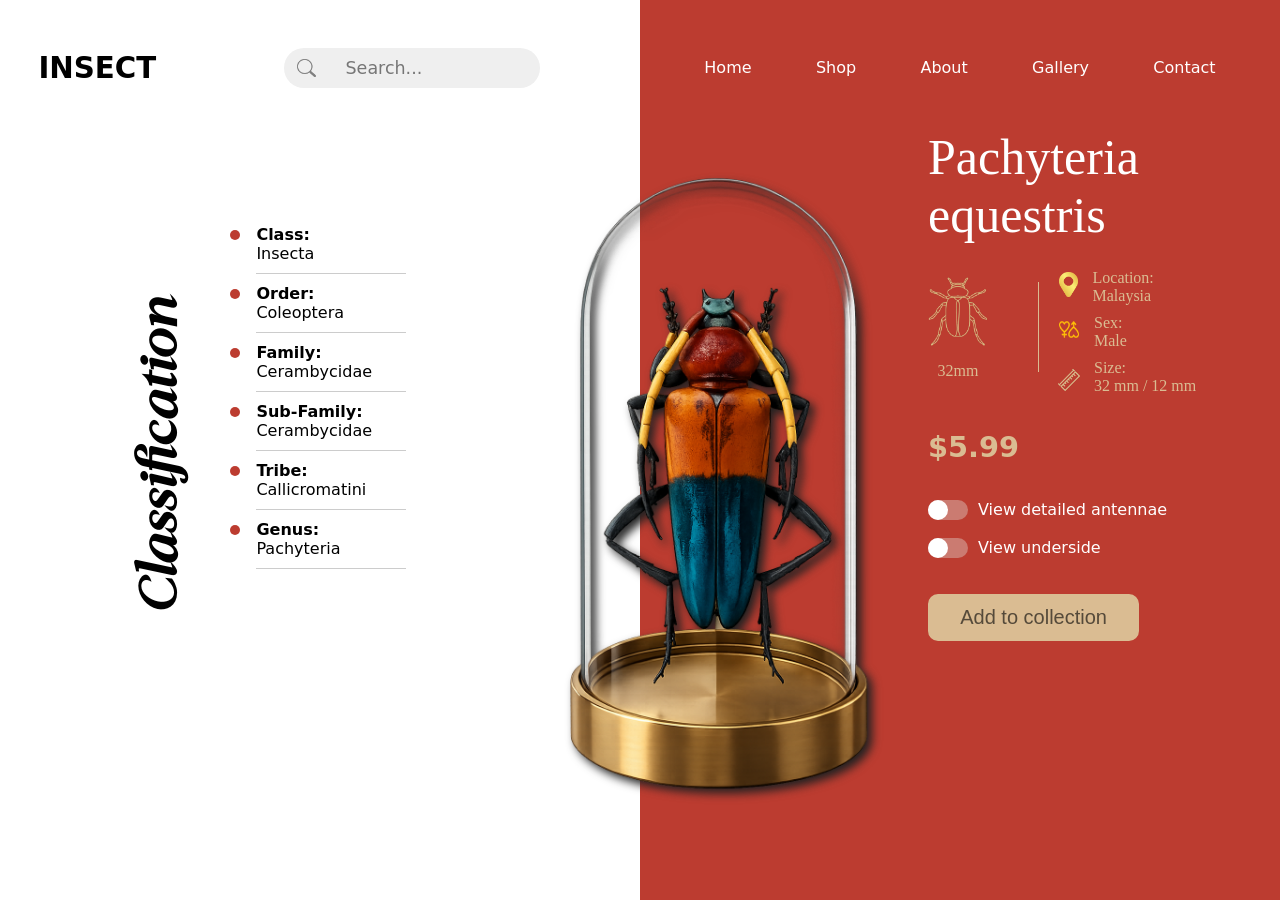
<file: A2-Assignment/Insect/index.html>
<!DOCTYPE html>
<html lang="en">
<head>
    <meta charset="UTF-8">
    <meta name="viewport" content="width=device-width, initial-scale=1.0">
    <title>Document</title>
    <link rel="stylesheet" href="style.css">
</head>
<body>

    <img id="mainimage" src="./image.png" alt="image">
    <div id="nav">
        <h3> INSECT</h3>
        <div id="search">
            <img id="searchicon" src="./search-button-icon-png-40.png" alt="search">
            <p id="textSearch">Search...</p>
        </div>
       
    </div>
    <div id="container">
        <div id="rednav">
            <a href="">Home</a>
            <a href="">Shop</a>
            <a href="">About</a>
            <a href="">Gallery</a>
            <a href="">Contact</a>
        
        </div>

        <div id="redtext">
            <p id="pachyteria">Pachyteria <br>equestris</p>
            <br>
            <div id="details">
                <div id="shadowbug">
                    <img id="insertoutline" src="./ChatGPT Image May 9, 2026, 02_51_26 PM.png" alt="insertoutline">
                    <p>32mm</p>
                </div>
                <br>
                <div id="verline"></div>
                <div id="LOC">
                    <div class="location">
                        <img class="location" src="./gold-location-pin-icon-free-png.png" alt="location">
                        <p class="loctxt">Location:<br>Malaysia</p>
                    </div>
                    <div class="location">
                        <img class="location" src="./9336546.png" alt="gender">
                        <p class="loctxt">Sex:<br>Male</p>
                    </div>
                    <div class="location">
                        <img class="scale" src="./ChatGPT Image May 9, 2026, 03_31_51 PM.png" alt="scale">
                        <p id ="loctext">Size:<br>32 mm / 12 mm</p>
                    </div>
                    
                </div>
                
                

            </div>
            <br>
            <h1 id="price">$5.99</h1>
            <br><br>
            <div id="togglebutton">
                <div id="togglebutton">
                <div id="whitedot"></div>
                </div>
                <p>View detailed antennae</p>
            </div>
            <br>
            <div id="togglebutton">
                <div id="togglebutton">
                <div id="whitedot"></div>
                </div>
                <p>View underside</p>
            </div>
            <br><br>
            <button type ="button">Add to collection</button>
            
        </div>
        
        
    </div>
    <div id="class"><h3 id="maintxt">Classification</h3></div>

    <div id="textcontain">
        <div id="alldot">
            <div id="dot"></div>
            <div id="dot"></div>
            <div id="dot"></div>
            <div id="dot"></div>
            <div id="dot"></div>
            <div id="dot"></div>
        </div>
        

        <div id="text">
        <h3 class="text2">Class:</h3>
        <p>Insecta</p>
        <div id="line"></div>
        
        <h3 class="text2">Order:</h3>
        <p>Coleoptera</p>
        <div id="line"></div>
        
        <h3 class="text2">Family:</h3>
        <p>Cerambycidae</p>
        <div id="line"></div>
        
        <h3 class="text2">Sub-Family:</h3>
        <p>Cerambycidae</p>
        <div id="line"></div>
       
        <h3 class="text2">Tribe:</h3>
        <p>Callicromatini</p>
        <div id="line"></div>
        
        <h3 class="text2">Genus:</h3>
        <p>Pachyteria</p>
        <div id="line"></div>
    </div>
    </div>

    
    
</body>
</html>
</file>
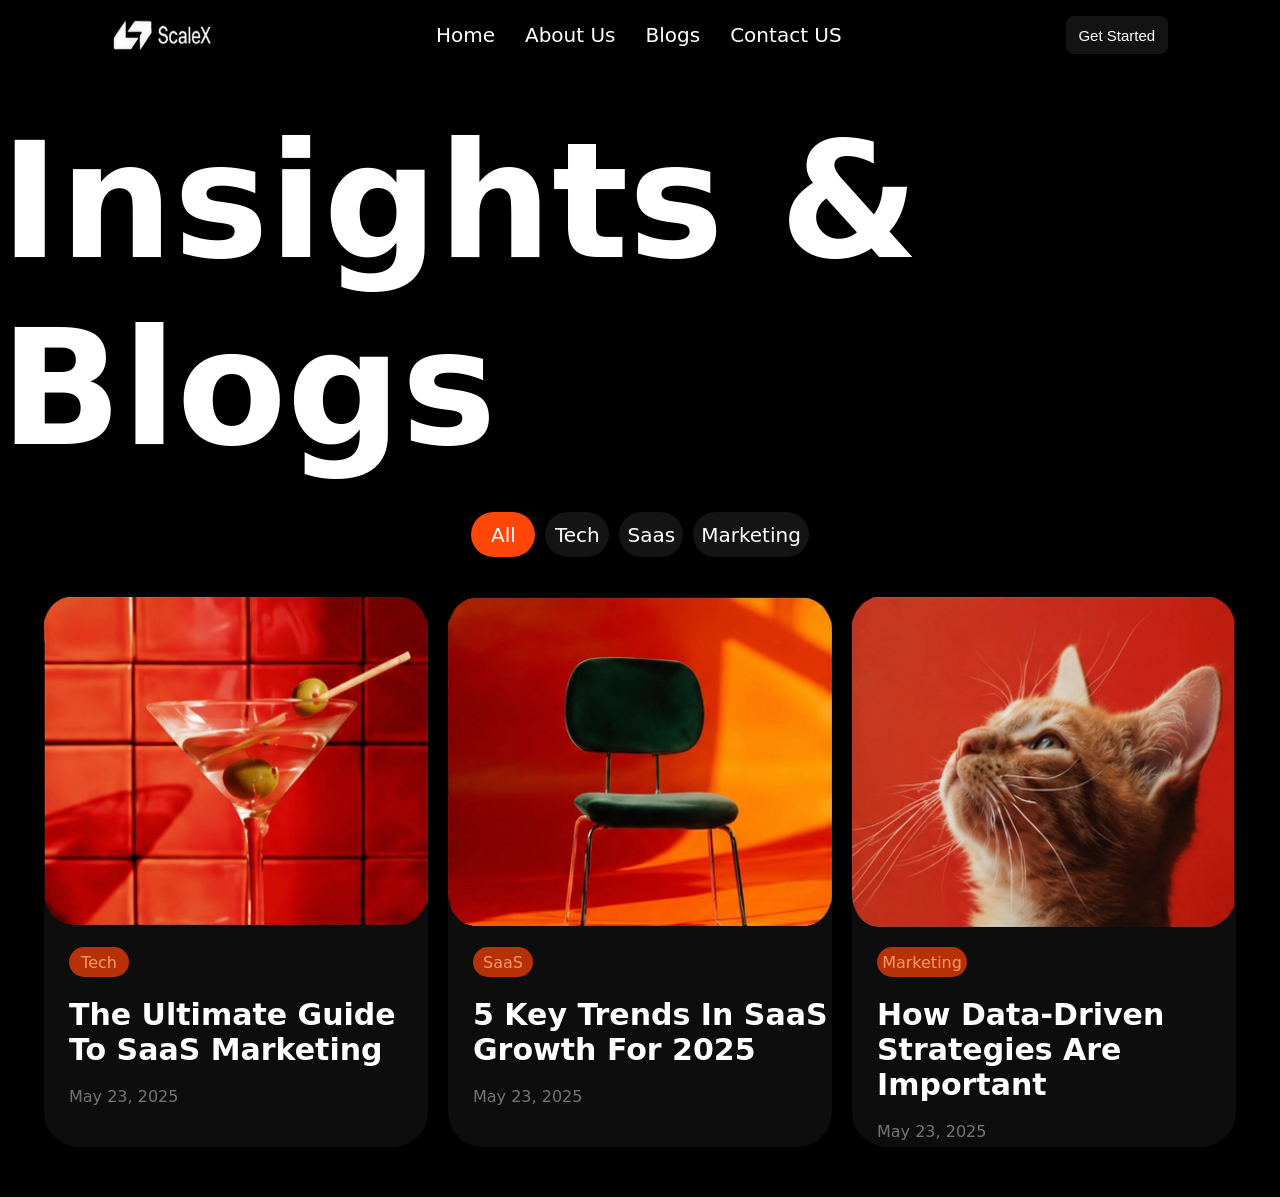
<file: A2-Assignment/Insights_&_Blogs/index.html>
<!DOCTYPE html>
<html lang="en">
<head>
    <meta charset="UTF-8">
    <meta name="viewport" content="width=device-width, initial-scale=1.0">
    <title>Document</title>
    <link rel="stylesheet" href="style.css">
</head>
<body>
    <div id="nav">
        <img id="logo" src="./logo.png" alt="logo">
        <div id="options">
            <a href="">Home</a>
            <a href="">About Us</a>
            <a href="">Blogs</a>
            <a href="">Contact US</a>
        </div>
        <button>Get Started</button>
    </div>
    <div id="maintext">
        <h1 id="maintxt">Insights & Blogs</h1>
    </div>
    

    <div id="midtag">
        <div id="all">All</div>
        <div id="all1">Tech</div>
        <div id="all1">Saas</div>
        <div id="mar">Marketing</div>
    </div>
    <div id="mainbox1">
        <div id="mainbox">
        <img id="img1" src="./image1.png" alt="img1">
        <div id="tag">Tech</div>
        <div id="boxtext">
            <h3>The Ultimate Guide To SaaS Marketing</h3>
            <p>May 23, 2025</p>
        </div>
        
    </div>

    <div id="mainbox">
        <img id="img1" src="./image2.png" alt="img2">
        <div id="tag">SaaS</div>
        <div id="boxtext">
            <h3>5 Key Trends In SaaS<br>Growth For 2025</h3>
            <p>May 23, 2025</p>
        </div>
        
    </div>

    <div id="mainbox">
        <img id="img1" src="./image3.png" alt="img3">
        <div id="tag2">Marketing</div>
        <div id="boxtext">
            <h3>How Data-Driven<br>Strategies Are Important</h3>
            <p>May 23, 2025</p>
        </div>
        
    </div>
    </div>
    
</body>
</html>
</file>
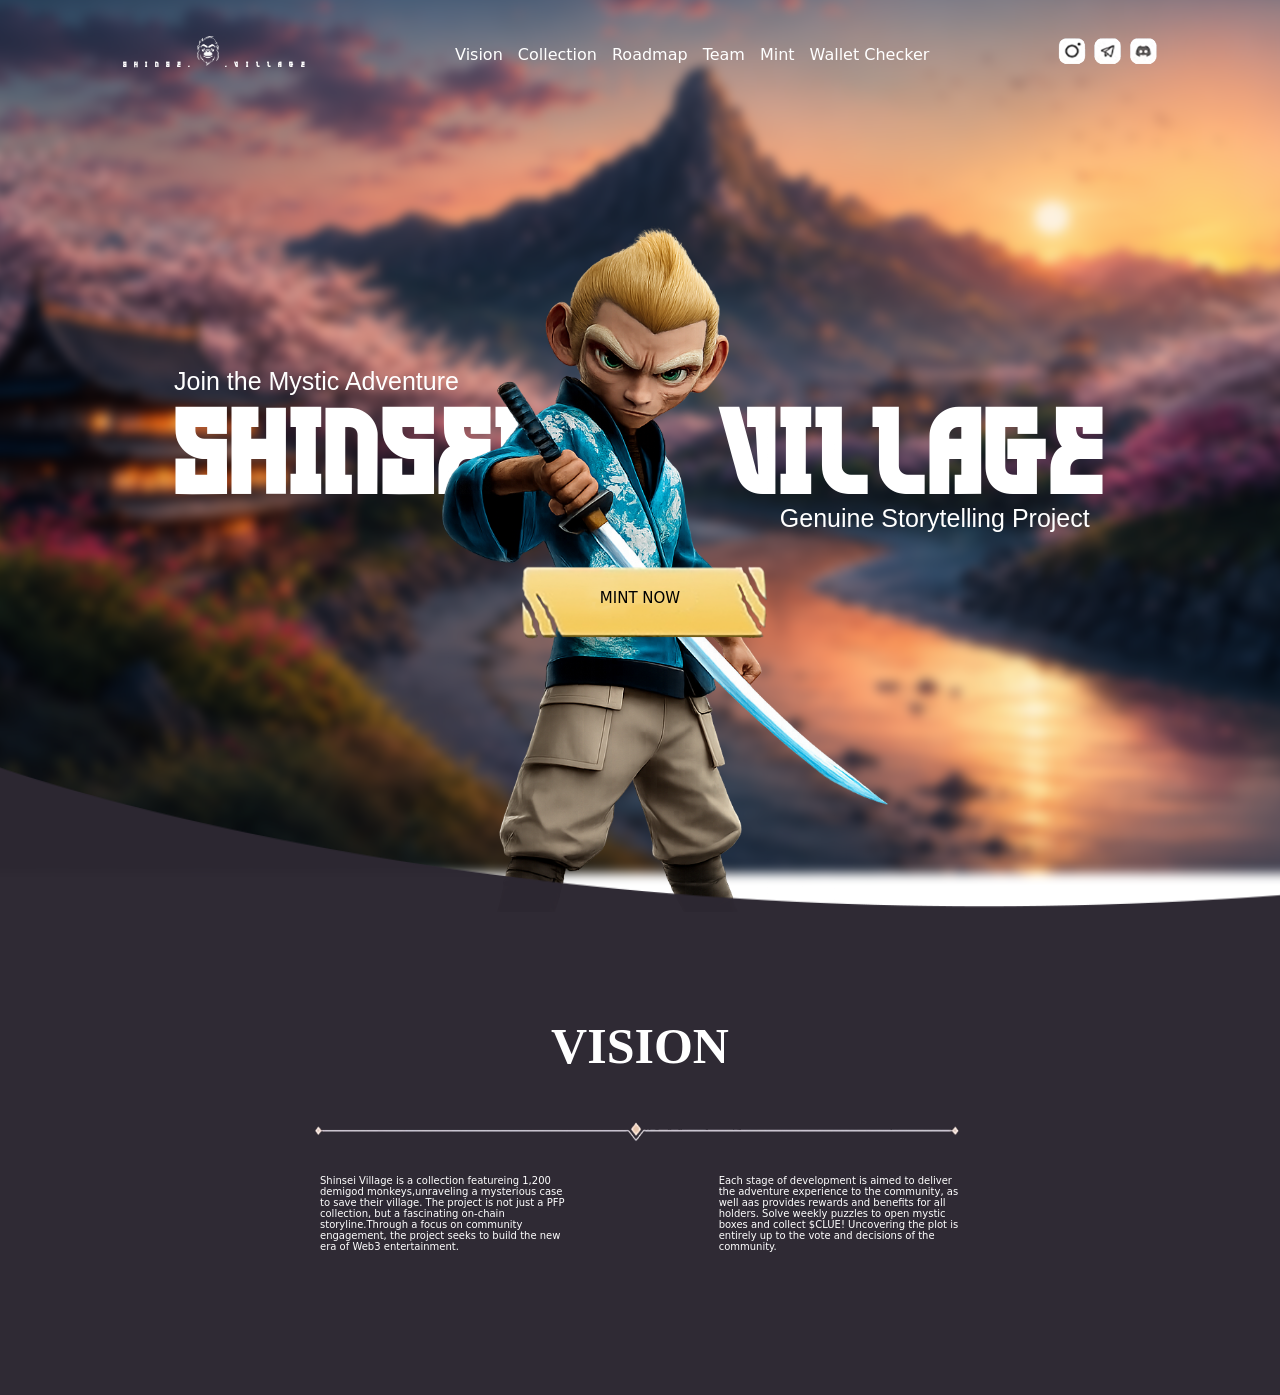
<file: A3-Assignment/Shinsei_village/index.html>
<!DOCTYPE html>
<html lang="en">
<head>
    <meta charset="UTF-8">
    <meta name="viewport" content="width=device-width, initial-scale=1.0">
    <title>Shinsei Village</title>
    <link rel="stylesheet" href="style.css">
</head>
<body>
    <img id="bg" src="./ChatGPT Image May 10, 2026, 03_19_39 PM.png" alt="bg">

    <div id="nav">

        <div id="logo">
            <h1 class="lo">SHINSE.</h1>
            <img id="logoimg" src="./ape-monkey-shadows-love-harmony_772298-6612.png" alt="logo">
            <h1 class="lo">.VILLAGE</h1>
        </div>
        <div id="option">
            <div id="shadow"></div>
                <a class="opt" href="">Vision</a>
                <a class="opt" href="">Collection</a>
                <a class="opt" href="">Roadmap</a>
                <a class="opt" href="">Team</a>
                <a class="opt" href="">Mint</a>
                <a class="opt" href="">Wallet Checker</a>
            </div>

            <div id="social">
                <img id="socimg" src="./social.png" alt="social">
            </div>
        
    </div>

    <div id="maintext">
        <div id="join">
            <p>Join the Mystic Adventure</p>
        </div>
        
        <h1 id="h1">SHINSEI &emsp;VILLAGE</h1>
        <div id="Gen">
            <p id="gen">Genuine Storytelling Project</p>
        </div>
        
    </div>
    <img id="monkey" src="./ChatGPT Image May 10, 2026, 03_54_49 PM.png" alt="monkey">

    <div id="bottombox">
        <img src="./Screenshot 2026-05-10 173812 copy.png" alt="">
        <h3 id="vision">Vision</h3>
        <img id="line" src="./line.png" alt="line">
        <div id="txt">
            <div id="text1">
            <p>Shinsei Village is a collection featureing 1,200 demigod monkeys,unraveling a mysterious case to save their village. The project is not just a PFP collection, but a fascinating on-chain storyline.Through a focus on community engagement, the project seeks to build the new era of Web3 entertainment.</p>
        </div>
        <div id="text2">
            <p>Each stage of development is aimed to deliver the adventure experience to the community, as well aas provides rewards and benefits for all holders. Solve weekly puzzles to open mystic boxes and collect $CLUE! Uncovering the plot is entirely up to the vote and decisions of the community.</p>
        </div>
        </div>
        
    </div>
    <div id="mintbox"><img id="mint" src="./image (1) copy.png" alt="mintbutton">
        <p>MINT NOW</p>
    </div>
    
    
</body>
</html>
</file>
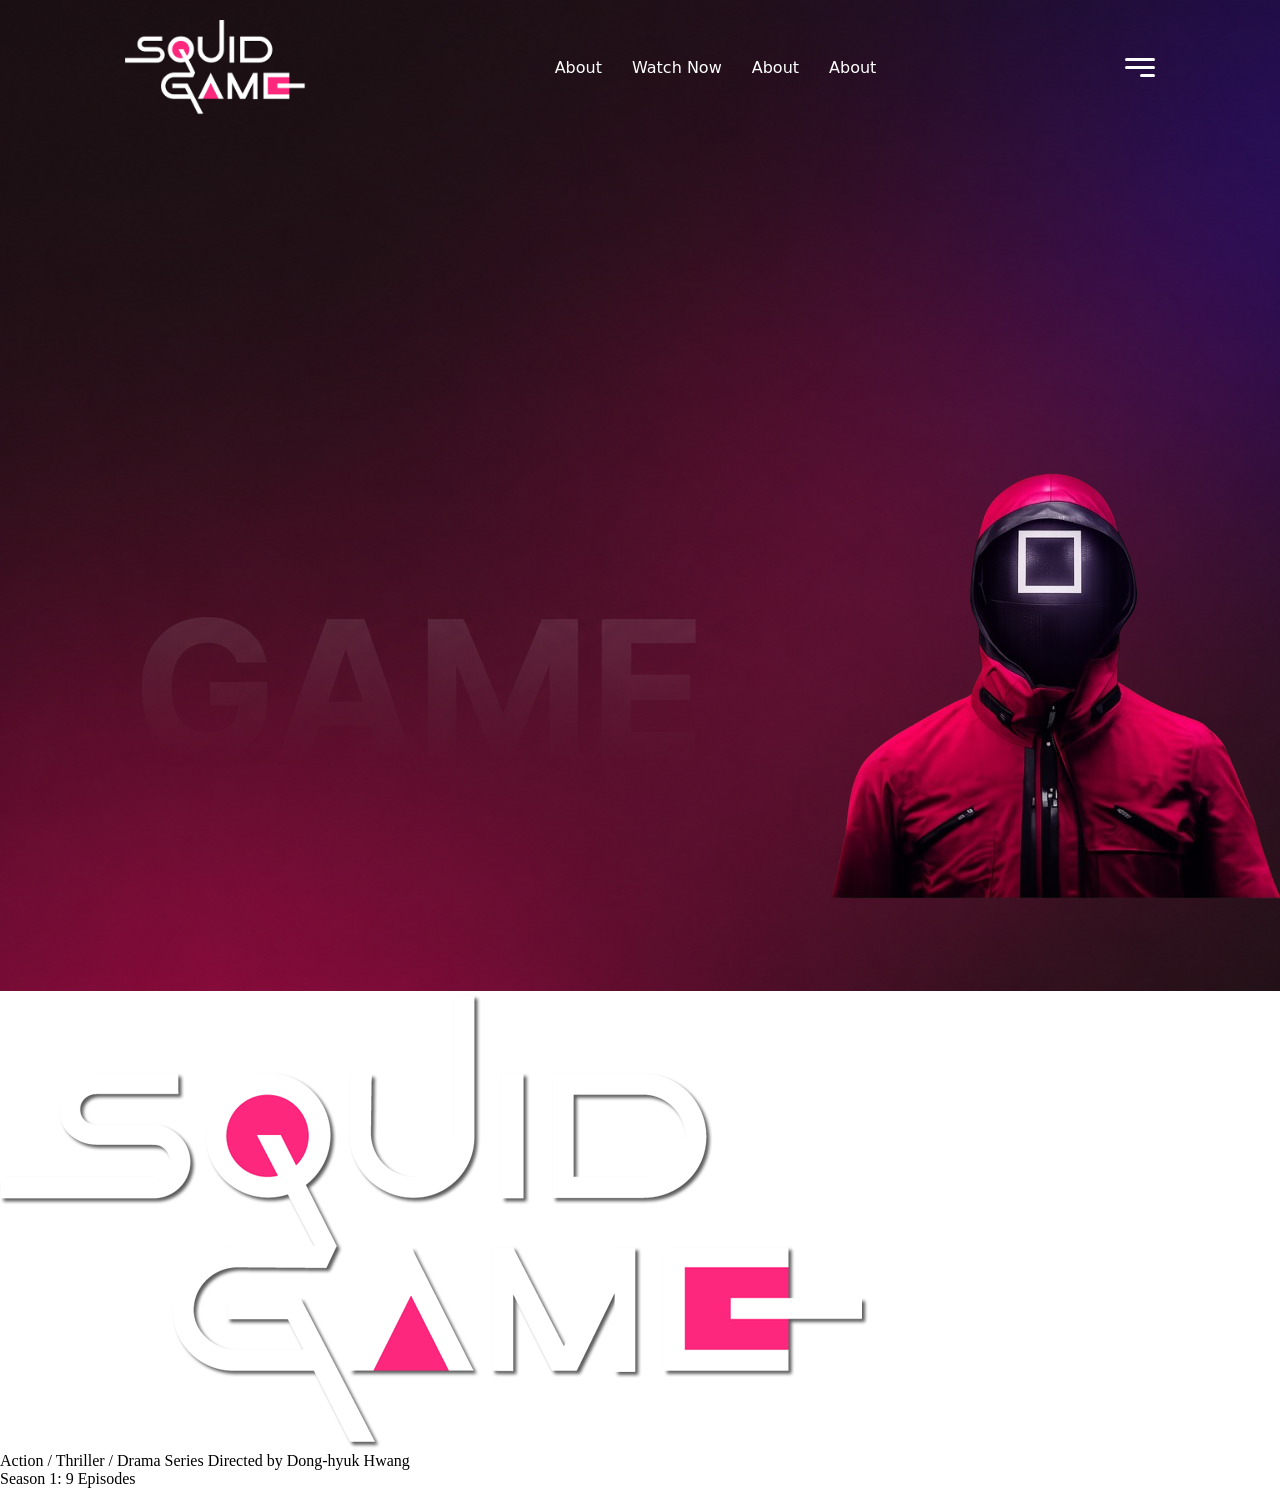
<file: A3-Assignment/Squid_Game/index.html>
<!DOCTYPE html>
<html lang="en">
<head>
    <meta charset="UTF-8">
    <meta name="viewport" content="width=device-width, initial-scale=1.0">
    <title>Document</title>
    <link rel="stylesheet" href="style.css">
</head>
<body>
    <img id="bg" src="./background-image.png" alt="bg">
    <div id="nav">
        <img id="logo" src="./logo.png" alt="logo">
        <div id="option">
            <a href="">About</a>
            <a href="">Watch Now</a>
            <a href="">About</a>
            <a href="">About</a>
        </div>
        <div id="linebox">
            <div id="line"></div>
            <div id="line"></div>
            <div id="line1"></div>
        </div>
    </div>

    <img id="guard" src="./guard.png" alt="guard">

    <div id="mainbox">
        <img id="mainlogo" src="./logo.png" alt="logo">
        <p>Action / Thriller / Drama Series Directed by Dong-hyuk Hwang<br>Season 1: 9 Episodes</p>
        
    </div>
    
</body>
</html>
</file>
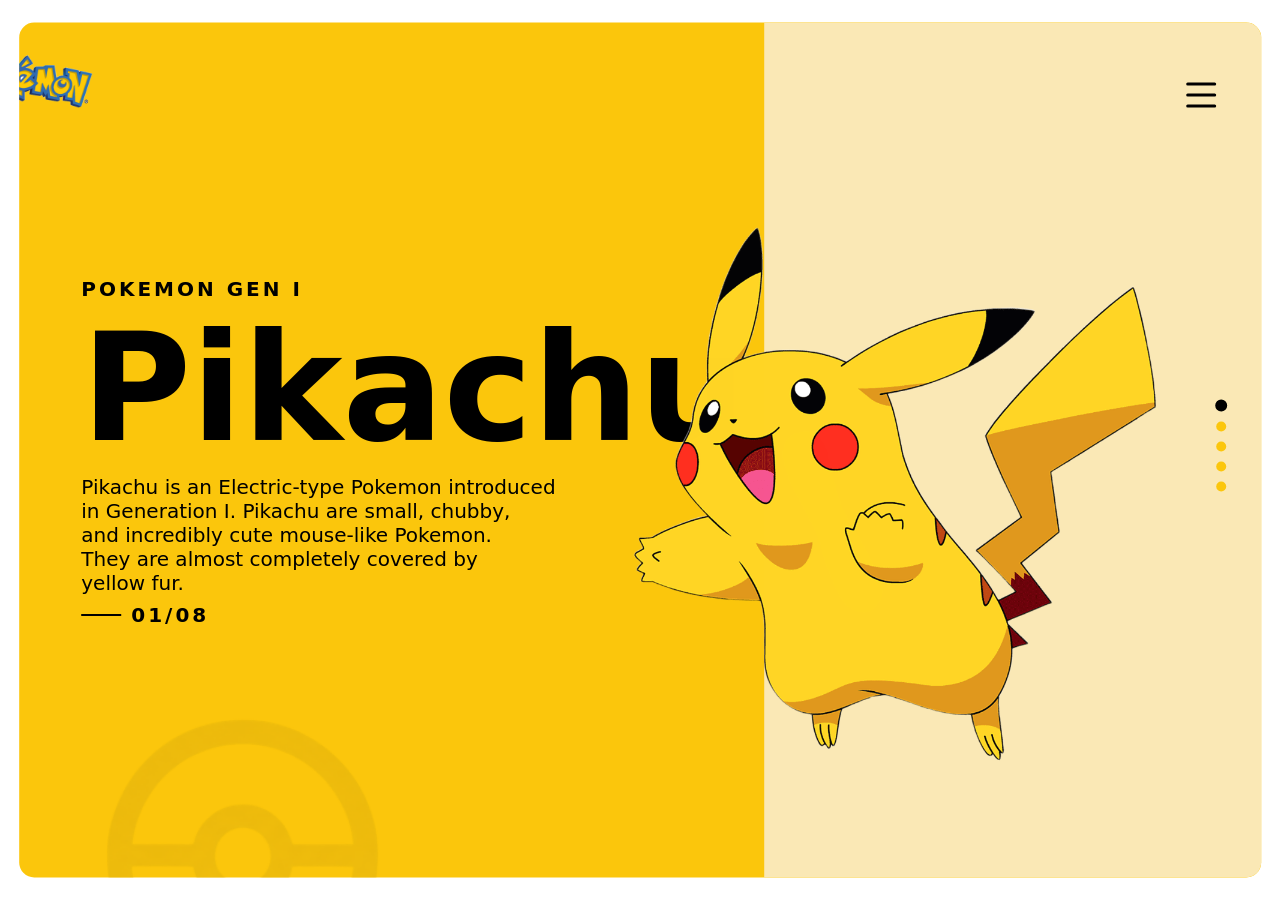
<file: A1-Assignment/Pokemon/indx.html>
<!DOCTYPE html>
<html lang="en">
<head>
    <meta charset="UTF-8">
    <meta name="viewport" content="width=device-width, initial-scale=1.0">
    <title>Document</title>
    <link rel="stylesheet" href="style.css">
</head>
<body>
    <img id="pika" src="./png-clipart-pokemon-pokemon-pikachu.png" alt="">
    <div id="container">
        <img id="sImage" src="./Adobe Express.png" alt="shadowImage">
        <div id="text">
            <p id="gen"><strong>POKEMON GEN I</strong></p>
            <h1>Pikachu</h1>
            <P>Pikachu is an Electric-type Pokemon introduced<br>in Generation I. Pikachu are small, chubby,<br>and incredibly cute mouse-like Pokemon.<br>They are almost completely covered by<br>yellow fur.</P>
            <br>
            <div id="line2"></div>
            <p id="date"><strong>01/08</strong></p>
        </div>
        

        <img id="title" src="./pokemon-logo-vector-text-alphabet-word-symbol-transparent-png-2176118.png" alt="">
        <div id="ball"></div>
        <div id="sidebar">
            <div id="exLine">
                <div id="line"></div>
                <div id="line"></div>
                <div id="line"></div>
            </div>
            

            <div id="box">
                <div id="dot1"></div>
                <div class="dot"></div>
                <div class="dot"></div>
                <div class="dot"></div>
                <div class="dot"></div>
            </div>
            

        </div>
    </div>
    
</body>
</html>
</file>
<file: A2-Assignment/Insect/style.css>
@font-face{
    font-family: Premiera;
    src: url(./Classical\ Premiera-Italic.otf);
}
*{
    margin: 0;
    padding: 0;
    box-sizing: border-box;
}

html, body{
    height: 100%;
    width: 100%;
    overflow: hidden;
}

#container{
    height: 100%;
    width: 50%;
    background-color: #BC3C30;
    position: absolute;
    left: 50%;
    
}
#nav{
    position: absolute;
    height: 15%;
    width: 100%;
    /* background-color: aqua; */
    z-index: 1;
    display: flex;
    /* justify-content: space-around; */
    gap: 10%;
    font-family: system-ui, -apple-system, BlinkMacSystemFont, 'Segoe UI', Roboto, Oxygen, Ubuntu, Cantarell, 'Open Sans', 'Helvetica Neue', sans-serif;
    align-items: center;
    left: 3%;
    font-size: 25px;

}
#search{
    height: 40px;
    width: 20%;
    border-radius: 50px;
    background-color: #EFEFEF;
    display: flex;
    gap: 30px;
    align-items: center;
    
    

}
#searchicon{
    height: 45%;
    margin-left: 5%;
    
}
#textSearch{
    font-size: 70%;
    opacity: 0.5;
}

#rednav{
    position: absolute;
    height: 15%;
    width: 100%;
    /* background-color: aqua; */
    z-index: 1;
    display: flex;
    justify-content: space-evenly;
    font-family: system-ui, -apple-system, BlinkMacSystemFont, 'Segoe UI', Roboto, Oxygen, Ubuntu, Cantarell, 'Open Sans', 'Helvetica Neue', sans-serif;
    align-items: center;
    font-size: 100%;
    
}
a{
    color: white;
    text-decoration: none;
}

#class{
    position: absolute;
    height: 100%;
    width: 100%;
    font-size: 270%;
    display: flex;
    align-items: center;
    
    top: 0%;
}
#maintxt{
    transform: rotateZ(-90deg);
    font-family: Premiera;
}

#text{
    width: 10%;
    
    
}

#line{
    height: 1px;
    width: 150px;
    background-color: black;
    opacity: 0.2;
    margin: 10px 0px;
}

#dot{
    background-color: #BC3C30;
    height: 10px;
    width: 10px;
    border-radius: 50px;
}

#textcontain{
    position: absolute;
    display: flex;
    column-gap: 10%;
    font-family: system-ui, -apple-system, BlinkMacSystemFont, 'Segoe UI', Roboto, Oxygen, Ubuntu, Cantarell, 'Open Sans', 'Helvetica Neue', sans-serif;
    left: 18%;
    top: 25%;
}

#alldot{
    /* margin-top: 6px; */
    display: flex;
    flex-direction: column;
    justify-content: space-around;
    margin-top: -12%;
    margin-bottom: 12%;
    
}

.text2{
    font-size: 100%;
    white-space: nowrap;
}

#pachyteria{
    color: white;
    font-size: 50px;
}

#togglebutton{
    height: 20px;
    width: 40px;
    border-radius: 50px;
    
    background-color: #CB7B71;
}
#whitedot{
    height: 20px;
    width: 20px;
    background-color: white;
    border-radius: 50px;
    
}

#togglebutton{
    display: flex;
    white-space: nowrap;
    color: white;
    gap: 30px;
    font-family: system-ui, -apple-system, BlinkMacSystemFont, 'Segoe UI', Roboto, Oxygen, Ubuntu, Cantarell, 'Open Sans', 'Helvetica Neue', sans-serif;
    
}
button{
    padding: 10px 30px;
    border-radius: 10px;
    background-color: #DABC92;
    font-size: 20px;
    color: #554a3a;
    border: 2px solid #DABC92;
    width: 60%;
}

#insertoutline{
    height: 100px;
    
}

#shadowbug{
    width: 120px;
    height: 150px;
    /* background-color: aqua; */
    display: flex;
    flex-direction: column;
    align-items: center;
    color:#DABC92;
    margin-left: -30px;
}
#verline{
    width: 1px;
    height: 90px;
    background-color: #DABC92;
    margin-top: 20px;

}

#details{
    display: flex;
    gap: 10px;
}

#redtext{
    margin-left: 45%;
    /* display: flex;
    flex-direction: column;
    justify-self: center; */
    margin-top: 20%;



    
}
#price{
    font-family: system-ui, -apple-system, BlinkMacSystemFont, 'Segoe UI', Roboto, Oxygen, Ubuntu, Cantarell, 'Open Sans', 'Helvetica Neue', sans-serif;
    color: #DABC92;
    font-size: 180%;
}
.location{
    height: 25px;
    width: 20px;

}
.scale{
    margin-left: -10px;
    height: 40px;
    width: 40px;
}

#LOC{
    display: flex;
    flex-direction: column;
    gap: 10px;
    margin-top: 15px;
    margin-left: 10px;
}
.location{
    display: flex;
    white-space: nowrap;
    margin-bottom: 10px;
    column-gap: 15px;
    color: #DABC92;
    align-items: center;
}
.loctxt{
    margin-top: -5px;
}
#loctext{
    margin-top: -5px;
    margin-left: -10px;
}

#mainimage{
    position: absolute;
    z-index: 2;
    height: 80%;
    left: 37.5%;
    top: 15%;
    filter: drop-shadow(5px 5px 5px #222);
}
</file>
<file: A2-Assignment/Insights_&_Blogs/style.css>
*{
    margin: 0;
    padding: 0;
    box-sizing: border-box;
}

html body{
    height: 100%;
    width: 100%;
    background-color: black;
}
#nav{
    height: 70px;
    width: 100%;
    /* background-color: aqua; */
    display: flex;
    font-family: system-ui, -apple-system, BlinkMacSystemFont, 'Segoe UI', Roboto, Oxygen, Ubuntu, Cantarell, 'Open Sans', 'Helvetica Neue', sans-serif;
    justify-content: space-around;
    align-items: center;
}
#logo{
    height: 30px;
    width: 100px;
}

#options{
    color: white;
    display: flex;
    gap: 30px;
    font-size: 20px;
    


}

#options a{
    text-decoration: none;
    color: white;
    

    
}

button{
    height: 55%;
    width: 8%;
    border-radius: 8px;
    background-color: #131313;
    color: white;
    border: 2px solid #131313;
    font-size: 15px;
}

#maintxt{
    color: white;
    font-size: 1000%;
    font-family: system-ui, -apple-system, BlinkMacSystemFont, 'Segoe UI', Roboto, Oxygen, Ubuntu, Cantarell, 'Open Sans', 'Helvetica Neue', sans-serif;

}
#maintext{
   display: flex;
   justify-content: center;
   margin-top: 3%;
}

#all{
    color: white;
    background-color: #FD4608;
    width: 5%;
    height: 45px;
    display: flex;
    justify-content: center;
    align-items: center;
    border-radius: 50px;
    font-family: system-ui, -apple-system, BlinkMacSystemFont, 'Segoe UI', Roboto, Oxygen, Ubuntu, Cantarell, 'Open Sans', 'Helvetica Neue', sans-serif;
    font-size: 20px;
}

#mar{
   color: white;
    background-color: #141414;
    width: 9%;
    height: 45px;
    display: flex;
    justify-content: center;
    align-items: center;
    border-radius: 50px;
    font-family: system-ui, -apple-system, BlinkMacSystemFont, 'Segoe UI', Roboto, Oxygen, Ubuntu, Cantarell, 'Open Sans', 'Helvetica Neue', sans-serif;
    font-size: 20px; 
}
#all1{
    color: white;
    background-color: #141414;
    width: 5%;
    height: 45px;
    display: flex;
    justify-content: center;
    align-items: center;
    border-radius: 50px;
    font-family: system-ui, -apple-system, BlinkMacSystemFont, 'Segoe UI', Roboto, Oxygen, Ubuntu, Cantarell, 'Open Sans', 'Helvetica Neue', sans-serif;
    font-size: 20px;
}

#midtag{
    display: flex;
    gap: 10px;
    justify-content: center;
    margin-top: 30px;
}

#mainbox{
    background-color: #0D0D0D;
    height: 550px;
    width: 30%;
    border-radius: 35px;
    display: flex;
    flex-direction: column;
    gap: 20px;
    color: white;
}

#img1{
    width: 100%;
    height: 60%;
    

}
#tag{
    height: 30px;
    width: 60px;
    background-color: #b63206;
    border-radius: 25px;
    display: flex;
    justify-content: center;
    align-items: center;
    font-family: system-ui, -apple-system, BlinkMacSystemFont, 'Segoe UI', Roboto, Oxygen, Ubuntu, Cantarell, 'Open Sans', 'Helvetica Neue', sans-serif;
    margin-left: 25px;
    color: #fa996c;
    
}
#boxtext{
    font-family: system-ui, -apple-system, BlinkMacSystemFont, 'Segoe UI', Roboto, Oxygen, Ubuntu, Cantarell, 'Open Sans', 'Helvetica Neue', sans-serif;
    display: flex;
    flex-direction: column;
    gap: 20px;
    margin-left: 25px;
    color: #747474;
    
}
#boxtext h3{
    font-size: 30px;
    color: white;
}

#mainbox1{
    display: flex;
    gap: 20px;
    justify-content: center;
    margin-top: 40px;
    margin-bottom: 50px;
}

#tag2{
    height: 30px;
    width: 90px;
    background-color: #b63206;
    border-radius: 25px;
    display: flex;
    justify-content: center;
    align-items: center;
    font-family: system-ui, -apple-system, BlinkMacSystemFont, 'Segoe UI', Roboto, Oxygen, Ubuntu, Cantarell, 'Open Sans', 'Helvetica Neue', sans-serif;
    margin-left: 25px;
    color: #fa996c;
}
</file>
<file: A3-Assignment/Shinsei_village/style.css>
@font-face {
    font-family: Buguri;
    src: url(./Buguri\ Slab.ttf);
}

*{
    margin: 0;
    padding: 0;
    box-sizing: border-box;
}

html, body{
    height: 100%;
    width: 100%;
    overflow-x :hidden;
    
    
}
#bg{
    width: 100%;
    filter: blur(5px);
    transform: scale(1.05);
    position: absolute;
    
    
}
#nav{
    position: absolute;
    display: flex;
    text-decoration: none;
    height: 12%;
    width: 100%;
    /* background-color: brown; */
    justify-content: center;
    gap: 10%;
    align-items: center;
    
    
}

#option{
    
    color: white;
    font-family: system-ui, -apple-system, BlinkMacSystemFont, 'Segoe UI', Roboto, Oxygen, Ubuntu, Cantarell, 'Open Sans', 'Helvetica Neue', sans-serif;
    display: flex;
    gap: 15px;
    text-decoration: none;
    
    

}

.opt{
    color: white;
    text-decoration: none;

}
#logo{
    display: flex;
    color: white;

}
#logoimg{
    height: 30px;
    margin-right: 6px;

}
.lo{
    font-size: 10px;
    margin-top: 20px;
}

#maintext{
    position: absolute;
    color: white;
    display: flex;
    flex-direction: column;
    left: 50%;
    transform: translate(-50% , -50%);
    top: 50%;
    font-family:'Trebuchet MS', 'Lucida Sans Unicode', 'Lucida Grande', 'Lucida Sans', Arial, sans-serif;
    font-size: 25px;
    
    

    
    /* letter-spacing: 8px; */

}
h1{
    font-size: 150px;
    white-space: nowrap;
    overflow: hidden;
    font-family: Buguri;
    letter-spacing: 8px;
    

    

}
#gen{
    
    display: flex;
    justify-content: flex-end;
    
    
    
}

#monkey{
    position: absolute;
    z-index: 1;
    height: 80%;
    left: 50%;
    top: 50%;
    transform: translate(-50%, -50%);
    margin-top: 8%;
    
}

#bottombox{
    
    position: absolute;
    height: 70%;
    width: 100%;
    display: flex;
    z-index: 1;
    top: 85%;
    opacity: 0.999;
    

}
#vision{
    position: absolute;
    color: white;
    text-transform: uppercase;
    left: 50%;
    transform: translateX(-50%);
    top: 40%;
    font-size: 50px;
}

#txt{
    position: absolute;
    color: white;
    left: 50%;
    transform: translateX(-50%);
    top: 65%;
    display: flex;
    font-size: 10px;
    font-family: system-ui, -apple-system, BlinkMacSystemFont, 'Segoe UI', Roboto, Oxygen, Ubuntu, Cantarell, 'Open Sans', 'Helvetica Neue', sans-serif;
    gap: 150px;
}
#mint{
    position: absolute;
    height: 120%;
    z-index: 1;
    
}
#mintbox{
    display: flex;
    justify-content: center;
    position: absolute;
    height: 100%;
    width: 100%;
    top: 8%;
    
}

#mintbox p{
    font-family: system-ui, -apple-system, BlinkMacSystemFont, 'Segoe UI', Roboto, Oxygen, Ubuntu, Cantarell, 'Open Sans', 'Helvetica Neue', sans-serif;
    color: black;
    position: absolute;
    z-index: 1;
    top: 57.4%;
    font-size: 15px;

}

#line{
    position: absolute;
    height: 150%;
    width: 75%;
    bottom: 20%;
    left: 12%;
}

#socimg{
    height: 60px;
    width: 100px;
}

#join{
    position: absolute;
    top: 15%;
}
#Gen{
    position: absolute;
    bottom:15%;
    left: 65%;
}
</file>
<file: A3-Assignment/Squid_Game/style.css>
*{
    margin: 0;
    padding: 0;
    box-sizing: border-box;
}

html body{
    width: 100%;
    height: 100%;
    overflow-x: hidden;
}



#nav{
    width: 100%;
    height: 15%;
    /* background-color: black; */
    position: absolute;
    bottom: 85%;
    display: flex;
    justify-content: space-around;
    align-items: center;
}

#logo{
    height: 70%;
}

#linebox{
    display: flex;
    flex-direction: column;
    gap: 5px;
    align-items: flex-end;

}

#line{
    height: 3px;
    background-color: white;
    width: 30px;
    border-radius: 25px;
}

#line1{
    height: 3px;
    background-color: white;
    width: 15px;
    border-radius: 25px;
}

#option a{
    text-decoration: none;
    color: white;
    font-family: system-ui, -apple-system, BlinkMacSystemFont, 'Segoe UI', Roboto, Oxygen, Ubuntu, Cantarell, 'Open Sans', 'Helvetica Neue', sans-serif;

}

#option{
    display: flex;
    gap: 30px;
}

#guard{
    position: absolute;
    bottom: 0%;
    left: 60%;
}
</file>
<file: A1-Assignment/Pokemon/style.css>
*{
    margin: 0;
    padding: 0;
    box-sizing: border-box;
}

html, body{
    height: 100%;
    width: 100%;
}

#container{
    height: 95%;
    width: 97%;
    background-color: #FBC60C;
    position: absolute;
    left: 50%;
    top: 50%;
    transform: translate(-50%, -50%);
    border-radius: 15px;
    overflow: hidden;

}

#sidebar{
    height: 100%;
    width: 40%;
    background-color: #FAE8B5;
    z-index: 1;
    position: absolute;
    left: 60%;
    border-radius: 0px 15px 15px 0px;
    
    
}

#ball{

}

#title{
    height: 20%;
    position: absolute;
    right: 85%;
    bottom: 83%;
}

#pika{
    position: absolute;
    z-index: 2;
    height: 60%;
    left: 49%;
    top: 25%;
    
}

#box{
    position: absolute;
    left: 92%;
    top:50%;
    transform: translate(-50%, -50%);

}

#dot1{
    background-color: black;
    height: 10px;
    width: 10px;
    /* position: absolute; */
    border-radius: 50%;
    margin-bottom: 10px;
    border: 6px solid black;
}

.dot{
    background-color: #FBC60C;
    height: 10px;
    width: 10px;
    border-radius: 50%;
    margin-bottom: 10px;
    margin-left: 1px;
}

#exLine{
    position: absolute;
    left: 85%;
    top: 7%;
}

#line{
    height: 3px;
    width: 30px;
    background-color: black;
    margin-bottom: 8px;
    border-radius: 5px;
}

#text{
    position: absolute;
    font-family: system-ui, -apple-system, BlinkMacSystemFont, 'Segoe UI', Roboto, Oxygen, Ubuntu, Cantarell, 'Open Sans', 'Helvetica Neue', sans-serif;
    top: 50%;
    transform: translateY(-50%);
    margin-left: 5%;
}

h1{
    
    font-size: 150px;
    
}
p{
    font-size: 20px;
}
#gen{
    letter-spacing: 3px;
}

#date{
    position: absolute;
    top: 94%;
    left: 50px;
    letter-spacing: 3px;
}

#line2{
    height: 2px;
    width: 40px;
    background-color: black;
    margin-bottom: 8px;
    
    
}
#sImage{
    height: 25%;
    position: absolute;
    top: 80%;
    left: 5%;
    opacity: 0.5;
    
}
</file>
